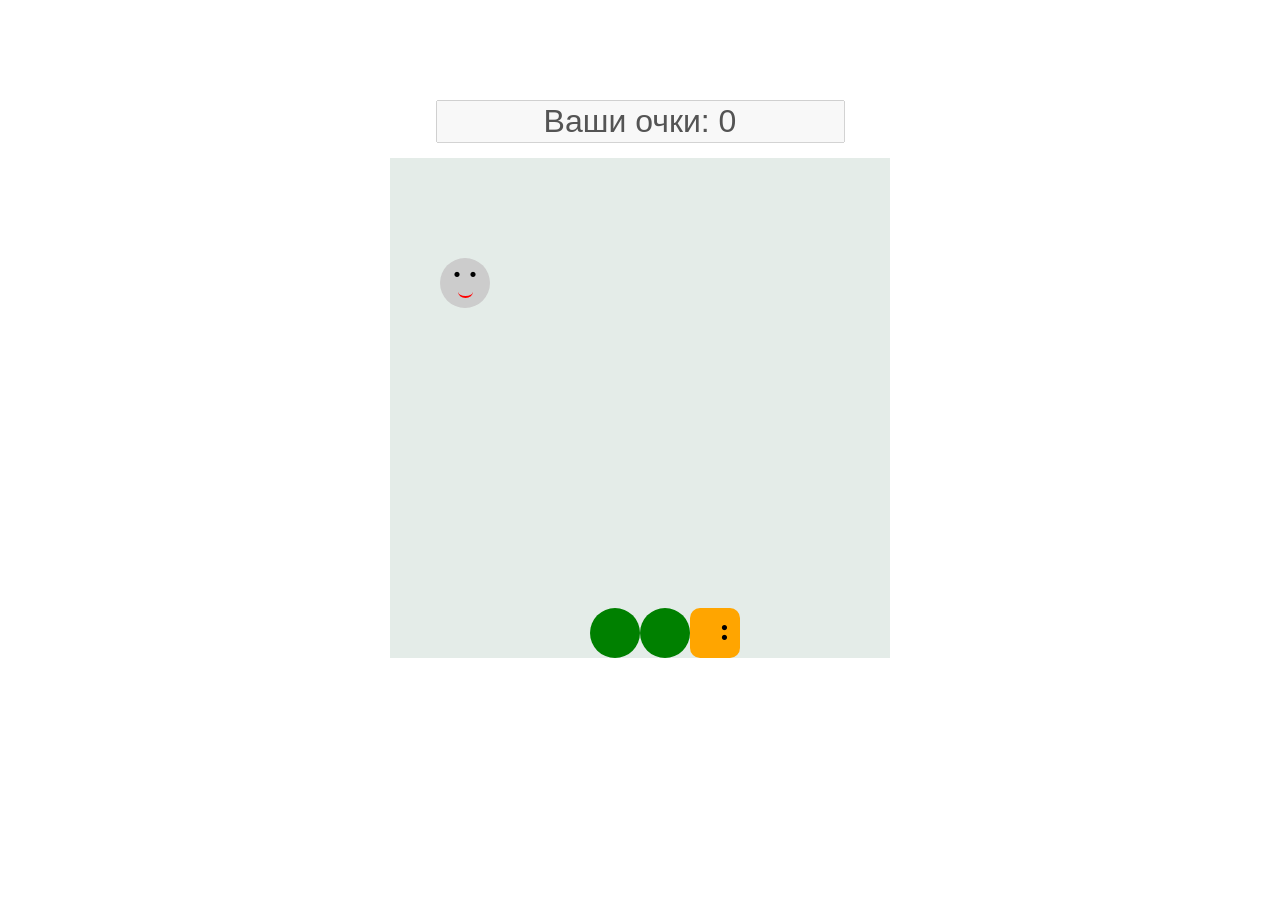
<file: Практика 2/index.html>
<!DOCTYPE html>
<html lang="ru">
<head>
    <meta charset="UTF-8">
    <meta http-equiv="X-UA-Compatible" content="IE=edge">
    <meta name="viewport" content="width=device-width, initial-scale=1.0">
    <link rel="stylesheet" href="style.css">
    <title>Змейка</title>
</head>
<body>

</body>
<script src="script.js"></script>
</html>
</file>
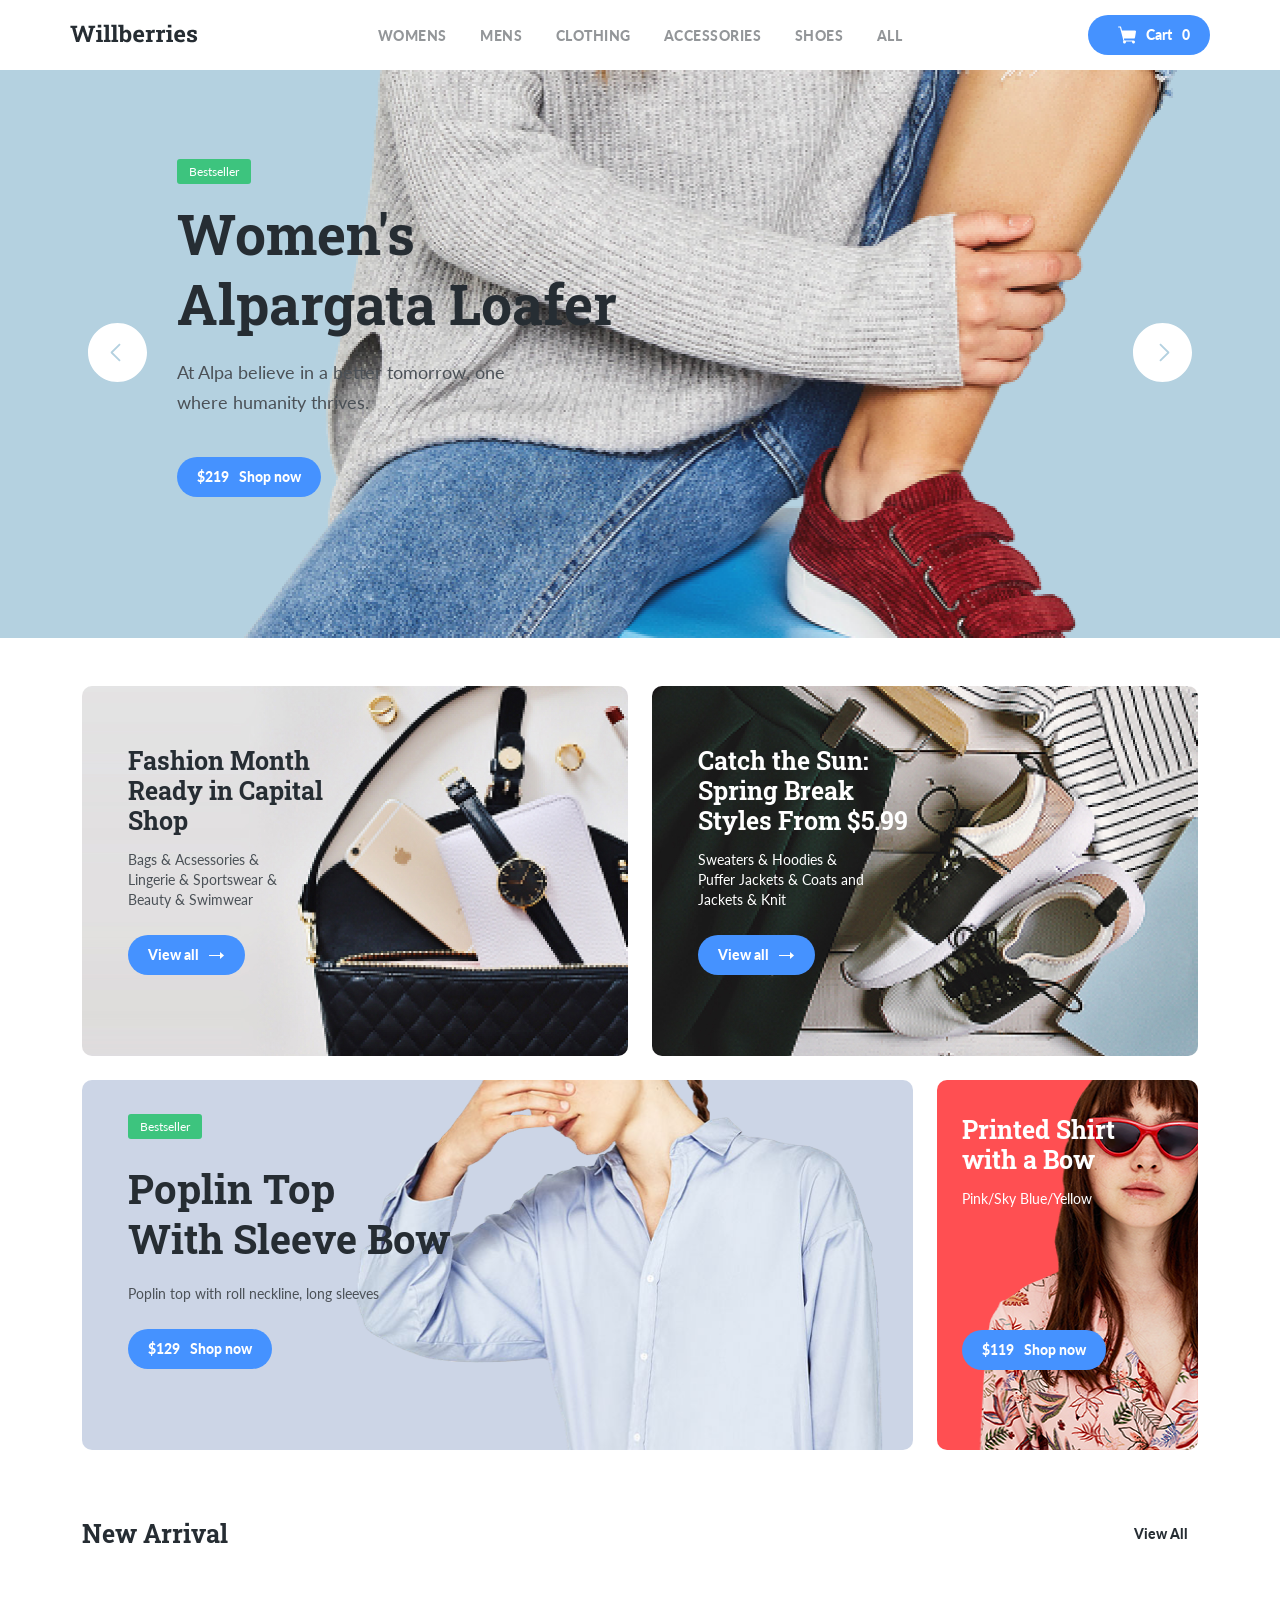
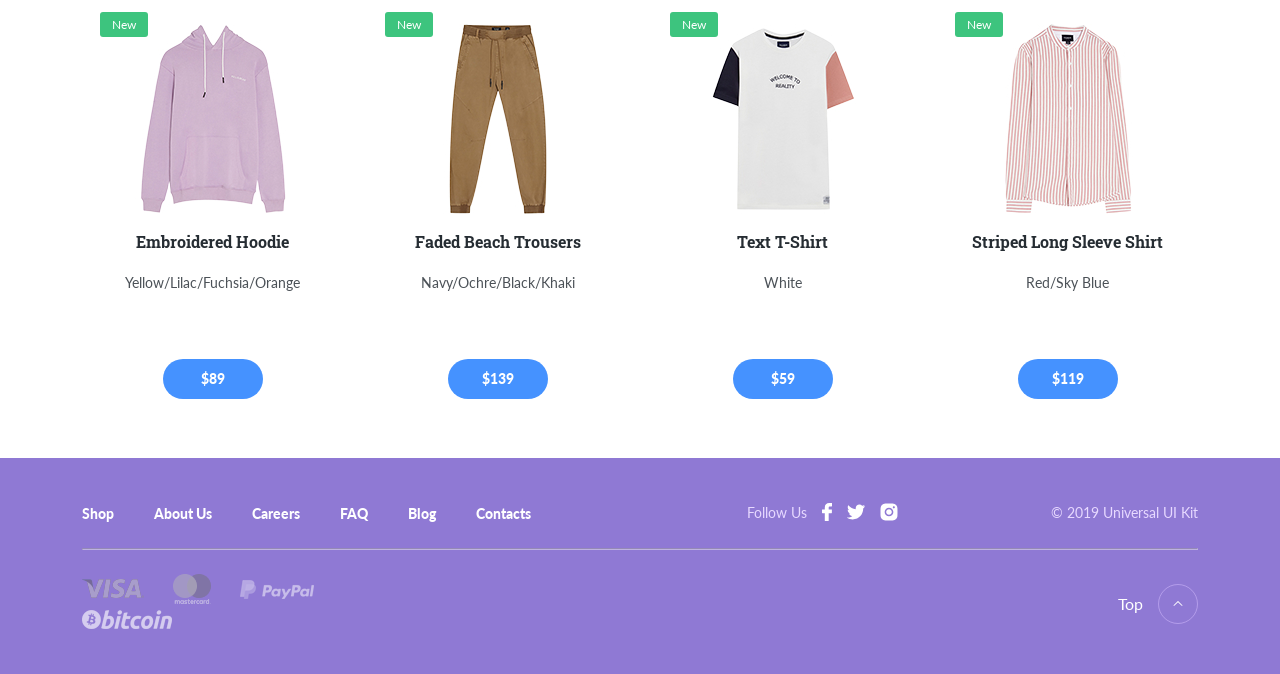
<file: Практика 3/index.html>
<!DOCTYPE html>
<html lang="en">
<head>
	<meta charset="UTF-8">
	<meta name="viewport" content="width=device-width, initial-scale=1.0">
	<title>Willberries</title>
	<link rel="preconnect" href="https://fonts.gstatic.com">
	<link rel="apple-touch-icon" sizes="180x180" href="favicon/apple-touch-icon.png">
	<link rel="icon" type="image/png" sizes="32x32" href="favicon/favicon-32x32.png">
	<link rel="icon" type="image/png" sizes="16x16" href="favicon/favicon-16x16.png">
	<link rel="mask-icon" href="favicon/safari-pinned-tab.svg" color="#5bbad5">
	<meta name="msapplication-TileColor" content="#da532c">
	<meta name="theme-color" content="#ffffff">
	<link href="https://fonts.googleapis.com/css2?family=Lato:wght@400;900&display=swap" rel="stylesheet">
	<link href="https://fonts.googleapis.com/css2?family=Roboto+Slab:wght@700&display=swap" rel="stylesheet">
	<link rel="stylesheet" href="css/bootstrap-grid.min.css">
	<link rel="stylesheet" href="css/swiper-bundle.min.css"/>
	<link rel="stylesheet" href="css/style.css">
</head>
<!-- class="show-goods" -->
<body id="body">
	<header class="container header px-4 px-md-0">
		<div class="row justify-content-between align-items-center">
			<div class="col-lg-2 col-6">
				<a href="#" class="logo-link">
					<img width="128" src="img/logo.svg" alt="logo: Willberries" class="logo-image">
				</a>
			</div>
			<div class="col-lg-6 d-none d-lg-block">
				<nav>
					<ul class="navigation d-flex justify-content-around">
						<li class="navigation-item">
							<a href="#" class="navigation-link" data-field="gender">Womens</a>
						</li>
						<li class="navigation-item">
							<a href="#" class="navigation-link" data-field="gender">Mens</a>
						</li>
						<li class="navigation-item">
							<a href="#" class="navigation-link" data-field="category">Clothing</a>
						</li>
						<li class="navigation-item">
							<a href="#" class="navigation-link" data-field="category">Accessories</a>
						</li>
						<li class="navigation-item">
							<a href="#" class="navigation-link" data-field="category">Shoes</a>
						</li>
						<li class="navigation-item">
							<a href="#" class="navigation-link" >All</a>
						</li>

					</ul>
				</nav>
			</div>
			<div class="col-lg-2 col-6 d-flex justify-content-end">
				<button class="button button-cart">
					<img class="button-icon" src="img/cart.svg" alt="icon: cart">
					<span class="button-text">Cart</span>
					<span class="button-text cart-count">0</span>
				</button>
			</div>
		</div>
		<!-- /.row -->
	</header>
	<section class="slider swiper-container">
		<div class="swiper-wrapper">
			<section class="slide slide-1 swiper-slide">
				<div class="container">
					<div class="row">
						<div class="col-lg-4 col-10 offset-lg-1">
							<span class="label">Bestseller</span>
							<h2 class="slide-title">Women's Alpargata Loafer</h2>
							<p class="slide-description">At Alpa believe in a better tomorrow, one where humanity thrives.</p>
							<button class="button add-to-cart" data-id="003">
								<span class="button-price">$219</span>
								<span class="button-text">Shop now</span>
							</button>
						</div>
						<!-- /.col-4 offset-lg-1 -->
					</div>
					<!-- /.row -->
				</div>
				<!-- /.container -->
			</section>
			<section class="slide slide-1 swiper-slide">
				<div class="container">
					<div class="row">
						<div class="col-lg-4 col-10 offset-lg-1">
							<span class="label">New</span>
							<h2 class="slide-title">Text T-Shirt</h2>
							<p class="slide-description">Women’s pearl basic knit sweater with a round neck. Available in several colours. Free shipping to stores.</p>
							<button class="button add-to-cart" data-id="004">
								<span class="button-price">$119</span>
								<span class="button-text">Shop now</span>
							</button>
						</div>
						<!-- /.col-4 offset-lg-1 -->
					</div>
					<!-- /.row -->
				</div>
				<!-- /.container -->
			</section>
			<section class="slide slide-1 swiper-slide">
				<div class="container">
					<div class="row">
						<div class="col-lg-4 col-10 offset-lg-1">
							<span class="label">Bestseller</span>
							<h2 class="slide-title">Sweater Choker Neck</h2>
							<p class="slide-description">Women’s pearl basic knit sweater with a round neck. Available in several colours. Free shipping to stores.</p>
							<button class="button add-to-cart" data-id="005">
								<span class="button-price">$319</span>
								<span class="button-text">Shop now</span>
							</button>
						</div>
						<!-- /.col-4 offset-lg-1 -->
					</div>
					<!-- /.row -->
				</div>
				<!-- /.container -->
			</section>
		</div>
		<!-- /.swiper-wrapper -->
		<div class="slider-nav">
			<div class="container">
				<div class="row justify-content-between">
					<div class="col-1">
						<button class="slider-button slider-button-prev">
							<img src="img/arrow-prev.svg" alt="icon: arrow-prev">
						</button>
					</div>
					<!-- /.col-1 -->
					<div class="col-1">
						<button class="slider-button slider-button-next">
							<img src="img/arrow-next.svg" alt="icon: arrow-prev">
						</button>
					</div>
					<!-- /.col-1 -->
				</div>
				<!-- /.row -->
			</div>
			<!-- /.container -->
		</div>
		<!-- /.slider-nav -->
	</section>
	<!-- /.slider -->
	<section class="special-offers container pt-5 pb-4">
		<div class="row mb-4">
			<div class="col-xl-6">
				<div class="card card-1 mb-4">
					<h3 class="card-title">Fashion Month Ready in Capital Shop</h3>
					<p class="card-text">Bags & Acsessories & Lingerie & Sportswear & Beauty & Swimwear</p>
					<button class="button">
						<span class="button-text">View all</span>
						<img src="img/arrow.svg" alt="icon: arrow" class="button-icon">
					</button>
				</div>
				<!-- /.card -->
			</div>
			<!-- /.col-6 -->
			<div class="col-xl-6">
				<div class="card card-2 mb-4">
					<h3 class="card-title text-light">Catch the Sun: Spring Break Styles From $5.99</h3>
					<p class="card-text text-light">Sweaters & Hoodies & Puffer Jackets & Coats and Jackets & Knit</p>
					<button class="button">
						<span class="button-text">View all</span>
						<img src="img/arrow.svg" alt="icon: arrow" class="button-icon">
					</button>
				</div>
				<!-- /.card -->
			</div>
			<!-- /.col-6 -->
			<div class="col-xl-9 col-lg-6 mb-4">
				<div class="card card-3">
					<span class="label">Bestseller</span>
					<h3 class="card-title large">Poplin Top <br>With Sleeve Bow</h3>
					<p class="card-text large">Poplin top with roll neckline, long sleeves</p>
					<button class="button add-to-cart" data-id="002">
						<span class="button-price">$129</span>
						<span class="button-text">Shop now</span>
					</button>
				</div>
				<!-- /.card -->
			</div>
			<!-- /.col-9 -->
			<div class="col-xl-3 col-lg-6">
				<div class="card card-4">
					<h3 class="card-title text-light mw-160">Printed Shirt with a Bow</h3>
					<p class="card-text text-light">Pink/Sky Blue/Yellow</p>
					<button class="button add-to-cart button-four" data-id="009">
						<span class="button-price">$119</span>
						<span class="button-text">Shop now</span>
					</button>
				</div>
				<!-- /.card -->
			</div>
			<!-- /.col-3 -->
		</div>
		<!-- /.row -->
		<div class="row align-items-center mb-4">
			<div class="col-9">
				<h2 class="section-title">New Arrival</h2>
			</div>
			<!-- /.col-9 -->
			<div class="col-3 d-flex justify-content-end">
				<a href="#" class="more">View All</a>
			</div>
			<!-- /.col-3 -->
		</div>
		<!-- /.row -->
		<div class="short-goods row">
			<div class="col-lg-3 col-sm-6">
				<div class="goods-card">
					<span class="label">New</span>
					<!-- /.label --><img src="img/image-119.jpg" alt="image: Hoodie" class="goods-image">
					<h3 class="goods-title">Embroidered Hoodie</h3>
					<!-- /.goods-title -->
					<p class="goods-description">Yellow/Lilac/Fuchsia/Orange</p>
					<!-- /.goods-description -->
					<!-- /.goods-price -->
					<button class="button goods-card-btn add-to-cart" data-id="012">
						<span class="button-price">$89</span>
					</button>
				</div>
				<!-- /.goods-card -->
			</div>
			<!-- /.col-3 -->
			<div class="col-lg-3 col-sm-6">
				<div class="goods-card">
					<span class="label">New</span>
					<!-- /.label --><img src="img/image-120.jpg" alt="image: Faded Beach Trousers" class="goods-image">
					<h3 class="goods-title">Faded Beach Trousers</h3>
					<!-- /.goods-title -->
					<p class="goods-description">Navy/Ochre/Black/Khaki</p>
					<!-- /.goods-description -->
					<button class="button goods-card-btn add-to-cart" data-id="011">
						<span class="button-price">$139</span>
					</button>
					<!-- /.goods-price -->
				</div>
				<!-- /.goods-card -->
			</div>
			<!-- /.col-3 -->
			<div class="col-lg-3 col-sm-6">
				<div class="goods-card">
					<span class="label">New</span>
					<!-- /.label --><img src="img/image-121.jpg" alt="image: Text T-Shirt" class="goods-image">
					<h3 class="goods-title">Text T-Shirt</h3>
					<!-- /.goods-title -->
					<p class="goods-description">White</p>
					<!-- /.goods-description -->
					<button class="button goods-card-btn add-to-cart" data-id="010">
						<span class="button-price">$59</span>
					</button>
					<!-- /.goods-price -->
				</div>
				<!-- /.goods-card -->
			</div>
			<!-- /.col-3 -->
			<div class="col-lg-3 col-sm-6">
				<div class="goods-card">
					<span class="label">New</span>
					<!-- /.label --><img src="img/image-122.jpg" alt="image: Striped Long Sleeve Shirt" class="goods-image">
					<h3 class="goods-title">Striped Long Sleeve Shirt</h3>
					<!-- /.goods-title -->
					<p class="goods-description">Red/Sky Blue</p>
					<!-- /.goods-description -->
					<button class="button goods-card-btn add-to-cart" data-id="001">
						<span class="button-price">$119</span>
					</button>
					<!-- /.goods-price -->
				</div>
				<!-- /.goods-card -->
			</div>
			<!-- /.col-3 -->
		</div>
		<!-- /.row -->
	</section>
	<!-- /.container -->
	<section class="long-goods">
		<div class="container">
			<div class="row align-items-center mb-4">
				<div class="col-12">
					<h2 class="section-title">Category</h2>
				</div>
				<!-- /.col-12 -->
			</div>
			<div class="row long-goods-list">
				<div class="col-lg-3 col-sm-6">
					<div class="goods-card">
						<span class="label">New</span>
						<!-- /.label --><img src="img/image-119.jpg" alt="image: Hoodie" class="goods-image">
						<h3 class="goods-title">Embroidered Hoodie</h3>
						<!-- /.goods-title -->
						<p class="goods-description">Yellow/Lilac/Fuchsia/Orange</p>
						<!-- /.goods-description -->
						<!-- /.goods-price -->
						<button class="button goods-card-btn add-to-cart" data-id="007">
							<span class="button-price">$89</span>
						</button>
					</div>
					<!-- /.goods-card -->
				</div>
				<!-- /.col-3 -->
				<div class="col-lg-3 col-sm-6">
					<div class="goods-card">
						<span class="label">New</span>
						<!-- /.label --><img src="img/image-120.jpg" alt="image: Faded Beach Trousers" class="goods-image">
						<h3 class="goods-title">Faded Beach Trousers</h3>
						<!-- /.goods-title -->
						<p class="goods-description">Navy/Ochre/Black/Khaki</p>
						<!-- /.goods-description -->
						<button class="button goods-card-btn add-to-cart" data-id="007">
							<span class="button-price">$139</span>
						</button>
						<!-- /.goods-price -->
					</div>
					<!-- /.goods-card -->
				</div>
				<!-- /.col-3 -->
				<div class="col-lg-3 col-sm-6">
					<div class="goods-card">
						<span class="label">New</span>
						<!-- /.label --><img src="img/image-121.jpg" alt="image: Text T-Shirt" class="goods-image">
						<h3 class="goods-title">Text T-Shirt</h3>
						<!-- /.goods-title -->
						<p class="goods-description">White</p>
						<!-- /.goods-description -->
						<button class="button goods-card-btn add-to-cart" data-id="007">
							<span class="button-price">$59</span>
						</button>
						<!-- /.goods-price -->
					</div>
					<!-- /.goods-card -->
				</div>
				<!-- /.col-3 -->
				<div class="col-lg-3 col-sm-6">
					<div class="goods-card">
						<span class="label">New</span>
						<!-- /.label --><img src="img/image-122.jpg" alt="image: Striped Long Sleeve Shirt" class="goods-image">
						<h3 class="goods-title">Striped Long Sleeve Shirt</h3>
						<!-- /.goods-title -->
						<p class="goods-description">Red/Sky Blue</p>
						<!-- /.goods-description -->
						<button class="button goods-card-btn add-to-cart" data-id="001">
							<span class="button-price">$119</span>
						</button>
						<!-- /.goods-price -->
					</div>
					<!-- /.goods-card -->
				</div>
				<!-- /.col-3 -->
				<div class="col-lg-3 col-sm-6">
					<div class="goods-card">
						<span class="label">New</span>
						<!-- /.label --><img src="img/image-119.jpg" alt="image: Hoodie" class="goods-image">
						<h3 class="goods-title">Embroidered Hoodie</h3>
						<!-- /.goods-title -->
						<p class="goods-description">Yellow/Lilac/Fuchsia/Orange</p>
						<!-- /.goods-description -->
						<!-- /.goods-price -->
						<button class="button goods-card-btn add-to-cart" data-id="007">
							<span class="button-price">$89</span>
						</button>
					</div>
					<!-- /.goods-card -->
				</div>
				<!-- /.col-3 -->
				<div class="col-lg-3 col-sm-6">
					<div class="goods-card">
						<span class="label">New</span>
						<!-- /.label --><img src="img/image-120.jpg" alt="image: Faded Beach Trousers" class="goods-image">
						<h3 class="goods-title">Faded Beach Trousers</h3>
						<!-- /.goods-title -->
						<p class="goods-description">Navy/Ochre/Black/Khaki</p>
						<!-- /.goods-description -->
						<button class="button goods-card-btn add-to-cart" data-id="007">
							<span class="button-price">$139</span>
						</button>
						<!-- /.goods-price -->
					</div>
					<!-- /.goods-card -->
				</div>
				<!-- /.col-3 -->
				<div class="col-lg-3 col-sm-6">
					<div class="goods-card">
						<span class="label">New</span>
						<!-- /.label --><img src="img/image-121.jpg" alt="image: Text T-Shirt" class="goods-image">
						<h3 class="goods-title">Text T-Shirt</h3>
						<!-- /.goods-title -->
						<p class="goods-description">White</p>
						<!-- /.goods-description -->
						<button class="button goods-card-btn add-to-cart" data-id="007">
							<span class="button-price">$59</span>
						</button>
						<!-- /.goods-price -->
					</div>
					<!-- /.goods-card -->
				</div>
				<!-- /.col-3 -->
				<div class="col-lg-3 col-sm-6">
					<div class="goods-card">
						<span class="label">New</span>
						<!-- /.label --><img src="img/image-122.jpg" alt="image: Striped Long Sleeve Shirt" class="goods-image">
						<h3 class="goods-title">Striped Long Sleeve Shirt</h3>
						<!-- /.goods-title -->
						<p class="goods-description">Red/Sky Blue</p>
						<!-- /.goods-description -->
						<button class="button goods-card-btn add-to-cart" data-id="001">
							<span class="button-price">$119</span>
						</button>
						<!-- /.goods-price -->
					</div>
					<!-- /.goods-card -->
				</div>
				<!-- /.col-3 -->
				<div class="col-lg-3 col-sm-6">
					<div class="goods-card">
						<span class="label">New</span>
						<!-- /.label --><img src="img/image-119.jpg" alt="image: Hoodie" class="goods-image">
						<h3 class="goods-title">Embroidered Hoodie</h3>
						<!-- /.goods-title -->
						<p class="goods-description">Yellow/Lilac/Fuchsia/Orange</p>
						<!-- /.goods-description -->
						<!-- /.goods-price -->
						<button class="button goods-card-btn add-to-cart" data-id="007">
							<span class="button-price">$89</span>
						</button>
					</div>
					<!-- /.goods-card -->
				</div>
				<!-- /.col-3 -->
				<div class="col-lg-3 col-sm-6">
					<div class="goods-card">
						<span class="label">New</span>
						<!-- /.label --><img src="img/image-120.jpg" alt="image: Faded Beach Trousers" class="goods-image">
						<h3 class="goods-title">Faded Beach Trousers</h3>
						<!-- /.goods-title -->
						<p class="goods-description">Navy/Ochre/Black/Khaki</p>
						<!-- /.goods-description -->
						<button class="button goods-card-btn add-to-cart" data-id="007">
							<span class="button-price">$139</span>
						</button>
						<!-- /.goods-price -->
					</div>
					<!-- /.goods-card -->
				</div>
				<!-- /.col-3 -->
				<div class="col-lg-3 col-sm-6">
					<div class="goods-card">
						<span class="label">New</span>
						<!-- /.label --><img src="img/image-121.jpg" alt="image: Text T-Shirt" class="goods-image">
						<h3 class="goods-title">Text T-Shirt</h3>
						<!-- /.goods-title -->
						<p class="goods-description">White</p>
						<!-- /.goods-description -->
						<button class="button goods-card-btn add-to-cart" data-id="007">
							<span class="button-price">$59</span>
						</button>
						<!-- /.goods-price -->
					</div>
					<!-- /.goods-card -->
				</div>
				<!-- /.col-3 -->
				<div class="col-lg-3 col-sm-6">
					<div class="goods-card">
						<span class="label">New</span>
						<!-- /.label --><img src="img/image-122.jpg" alt="image: Striped Long Sleeve Shirt" class="goods-image">
						<h3 class="goods-title">Striped Long Sleeve Shirt</h3>
						<!-- /.goods-title -->
						<p class="goods-description">Red/Sky Blue</p>
						<!-- /.goods-description -->
						<button class="button goods-card-btn add-to-cart" data-id="001">
							<span class="button-price">$119</span>
						</button>
						<!-- /.goods-price -->
					</div>
					<!-- /.goods-card -->
				</div>
				<!-- /.col-3 -->
			</div>
		</div>

	</section>
	<footer class="footer">
		<div class="container">
			<div class="row">
				<div class="col-xl-7 mb-4 mb-xl-0">
					<nav>
						<ul class="footer-menu d-sm-flex">
							<li class="footer-menu-item"><a href="#" class="footer-menu-link">Shop</a></li>
							<li class="footer-menu-item"><a href="#" class="footer-menu-link">About Us</a></li>
							<li class="footer-menu-item"><a href="#" class="footer-menu-link">Careers</a></li>
							<li class="footer-menu-item"><a href="#" class="footer-menu-link">FAQ </a></li>
							<li class="footer-menu-item"><a href="#" class="footer-menu-link">Blog</a></li>
							<li class="footer-menu-item"><a href="#" class="footer-menu-link">Contacts</a></li>
						</ul>
					</nav>
				</div>
				<!-- /.col-7 -->
				<div class="col-lg-3 d-flex align-items-center">
					<span class="footer-text">Follow Us</span>
					<span class="footer-social d-inline-flex align-items-center">
            <a href="#" class="social-link">
              <img src="img/Facebook.svg" alt="Facebook">
            </a>
            <a href="#" class="social-link">
              <img src="img/Twitter.svg" alt="Twitter">
            </a>
            <a href="#" class="social-link">
              <img src="img/Instagram.svg" alt="Instagram">
            </a>
          </span>
				</div>
				<!-- /.col-3 -->
				<div class="col-xl-2 col-lg-3 d-flex justify-content-lg-end mt-4 mt-lg-0">
					<span class="footer-text">© 2019 Universal UI Kit</span>
				</div>
				<!-- /.col-2 -->
			</div>
			<!-- /.row -->
			<hr class="footer-line mt-4 mb-4">
			<div class="row justify-content-between">
				<div class="col-lg-4 col-sm-9">
					<img class="payment-logo" src="img/visa.png" alt="visa logo">
					<img class="payment-logo" src="img/master-card.png" alt="master card logo">
					<img class="payment-logo" src="img/paypal.png" alt="paypal logo ">
					<img class="payment-logo" src="img/bitcoin.png" alt="bitcoin logo">
				</div>
				<!-- /.col-4 -->
				<div class="col-lg-2 col-sm-1 d-flex justify-content-end">
					<a href="#body" class="scroll-link top-link d-flex align-items-center">
						<span class="top-link-text">Top</span>
						<img src="img/top.svg" alt="icon: arrow top">
					</a>
				</div>
				<!-- /.col-2 -->
			</div>
			<!-- /.row -->
		</div>
		<!-- /.container -->
	</footer>
	<div class="overlay" id="modal-cart">
		<div class="modal">
			<header class="modal-header">
				<h2 class="modal-title">Cart</h2>
				<button class="modal-close">x</button>
			</header>
			<table class="cart-table">
				<colgroup>
					<col class="col-goods">
					<col class="col-price">
					<col class="col-minus">
					<col class="col-qty">
					<col class="col-plus">
					<col class="col-total-price">
					<col class="col-delete">
				</colgroup>
				<thead>
				<tr>
					<th>Good(s)</th>
					<th>Price</th>
					<th colspan="3">Qty.</th>
					<th colspan="2">Total</th>
				</tr>
				</thead>
				<tbody class="cart-table__goods">
				



				</tbody>
				<tfoot>
				<tr>
					<th colspan="5">Total:</th>
					<th class="card-table__total" colspan="2"></th>
				</tr>

				</tfoot>
			</table>
			<form class="modal-form" action="">
				<input class="modal-input" type="text" placeholder="Имя" name="nameCustomer">
				<input class="modal-input" type="text" placeholder="Телефон" name="phoneCustomer">
				<button class="button cart-buy">
					<span class="button-text">Checkout</span>
				</button>
			</form>
		</div>
	</div>
	<script src="js/swiper-bundle.min.js"></script>
	<script src="js/main.js"></script>
</body>
</html>
</file>
<file: Практика 2/style.css>
* {
    box-sizing: border-box;
}

body {
    display: flex;
    flex-direction: column;
    align-items:center;
    row-gap: 15px;
    margin: 100px;
}

.field {
    width: 500px;
    height: 500px;
    display: flex;
    flex-wrap: wrap;
    background: #e4ece8;
}

.excel {
    width: 50px;
    height: 50px;
    padding: 5px;
}

.snake-body {
    background: green;
    border-radius: 50%;
}

.snake-head {
    background: orange;
    border-radius: 20%;
    position: relative;
}

.snake-head::before {
    content: ":";
    position: absolute;
    font-size: 2rem;
    font-weight: bold;
    line-height: 1;
    right: 10px;
}

.mouse {
    background: #ccc;
    border-radius: 50%;
    position: relative;
}

.mouse::before {
    content: ". .";
    position: absolute;
    font-size: 2rem;
    line-height: 0.5;
    font-weight: bold;
    top: 0;
    width: 80%;
    text-align: center;
}

.mouse::after {
    content: '';
    height: 10px;
    width: 30%;
    border-radius: 50%;
    border-bottom: 2px solid red;
    position: absolute;
    bottom: 10px;
    left: 35%;
}

input {
    font-size: 2rem;
    text-align: center;
}
</file>
<file: Практика 3/css/style.css>
* {
    box-sizing: border-box;
}

body {
    margin: 0;
    font-family: 'Lato', sans-serif;
}

img {
    max-width: 100%;
    height: auto;
}

.header {
    padding: 15px 0;
}

.navigation {
    list-style: none;
    padding: 0;
    margin: 0;
}

.navigation-link {
    text-decoration: none;
    text-transform: uppercase;
    color: #939699;
    font-family: 'Lato', sans-serif;
    font-style: normal;
    font-weight: 900;
    font-size: 14px;
    line-height: 20px;
    letter-spacing: 0.5px;
}

button {
    cursor: pointer;
}

.button {
    padding: 10px 20px;
    background: #4592FF;
    border-radius: 20px;
    border: none;
    color: #fff;
    font-family: 'Lato',
    sans-serif;
    font-style: normal;
    font-weight: 900;
    font-size: 14px;
    line-height: 20px;
    display: flex;
    align-items: center;
}

.button-icon, .button-price {
    margin-right: 10px;
    
}

.button-icon {
    margin-left: 10px;
}

.button-icon:last-child {
    margin-right: 0;
    
}

.cart-count {
    margin-left: 10px;
}

.show-goods .slider,
.show-goods .special-offers {
    display: none;
}

.long-goods {
    display: none;
}

.show-goods .long-goods {
    display: block;
}

.slide {
    padding-top: 90px;
    padding-bottom: 110px;
    min-height: 568px;
}

.slide-1 {
    background: #B4D1E0 url('../img/slide-image-1.png') no-repeat top right 30%;
}

.slide-2 {
    background: #b9e0b4 url('../img/slide-image-1.png') no-repeat top right 30%;
}

.label {
    background-color: #3DC47E;
    border-radius: 3px;
    padding: 5px 12px;
    color: #fff;
    font-size: 12px;
    line-height: 15px;
}

.slide-title {
    color: #262D33;
    font-size: 55px;
    line-height: 70px;
    font-family: 'Roboto Slab',
    serif;
    margin-top: 20px;
    margin-bottom: 15px;
}

.slide-description {
    font-size: 18px;
    line-height: 30px;
    color: #4B5157;
    max-width: 335px;
    margin-bottom: 40px;
}

.slider {
    position: relative;
}

.slider-nav {
    position: absolute;
    top: 50%;
    width: 100%;
    transform: translateY(-50%);
    z-index: 9;
}

.slider-button {
    background-color: transparent;
    border: none;
    cursor: pointer;
}

.card {
    min-height: 370px;
    border-radius: 10px;
    padding-top: 60px;
    padding-left: 46px;
    padding-right: 46px;
    padding-bottom: 80px;
}

.card-1 {
    background: #E3E2E3 url('../img/card-image-1.jpg') no-repeat top right;
    background-size: cover;
}

.card-2 {
    background: #000 url('../img/card-image-2.jpg') no-repeat top right;
    background-size: cover;
}

.card-3 {
    padding-top: 35px;
    background: #CCD5E6 url('../img/card-image-3.png') no-repeat top right 10%;
    background-size: contain;
}

.card-4 {
    display: flex;
    flex-direction: column;
    align-items: flex-start;
    padding-top: 35px;
    padding-left: 25px;
    background: #FF4F52 url('../img/card-image-4.png') no-repeat top right;
    background-size: contain;
}

.goods-card-btn {
    display: block;
    width: 100px;
    margin: auto auto 0;
}

.goods-card-btn .button-price{
    margin: 0;
}

.card-title {
    color: #262D33;
    font-size: 25px;
    line-height: 30px;
    font-family: 'Roboto Slab',
    serif;
    max-width: 222px;
    margin: 0;
}

.card-title.large {
    max-width: 420px;
    font-size: 40px;
    line-height: 50px;
    margin-top: 30px;
    margin-bottom: 20px;
}

.card-text {
    max-width: 176px;
    color: #4B5157;
    font-size: 14px;
    line-height: 20px;
    margin-bottom: 25px;
}

.card-text.large {
    max-width: 320px;

}

.card-price {
    color: #ffffff;
    font-size: 14px;
    line-height: 20px;
    font-weight: 900;
}

.text-light {
    color: #fff
}

.section-title {
    font-family: 'Roboto Slab',
    serif;
    font-size: 25px;
    line-height: 30px;
    color: #262D33;
}

.more {
    text-decoration: none;
    color: #262D33;
    font-weight: 900;
    font-size: 14px;
    line-height: 20px;
    padding: 10px;
}

.goods-card {
    display: flex;
    flex-direction: column;
    position: relative;
    text-align: center;
    padding: 30px 35px 35px;
    min-height: 440px;
}

.goods-card .label {
    position: absolute;
    left: 18px;
    top: 18px;
}

.goods-title {
    margin-top: 15px;
    margin-bottom: 5px;
    color: #262D33;
    font-size: 16px;
    line-height: 25px;
    font-family: 'Roboto Slab',
    serif;
}

.goods-image {
    object-fit: contain;
    height: 190px;
}

.goods-description {
    color: #4B5157;
    font-size: 14px;
    line-height: 20px;
}

.goods-price {
    color: #262D33;
    margin-top: 30px;
    font-size: 18px;
    line-height: 30px;
    font-weight: 900;
}

.button-four {
    margin-top: auto;
}

.footer-menu {
    list-style-type: none;
    margin: 0;
    padding: 0;
}

.footer {
    background: #8F79D4;
    padding-top: 45px;
    padding-bottom: 40px;
    color: #fff;
}

.footer-menu-item:not(:last-child) {
    margin-right: 40px;
}

.footer-menu-link {
    color: #fff;
    text-decoration: none;
    font-weight: 900;
    font-size: 14px;
    line-height: 20px;
}

.social-link {
    text-decoration: none;
    margin-left: 15px;
}

.footer-text {
    color: #E7D9FF;
    font-size: 14px;
    line-height: 20px;
}

.footer-line {
    opacity: 0.5;
}

.top-link {
    text-decoration: none;
    color: #fff;
}

.top-link-text {
    margin-right: 15px;
}

.payment-logo {
    vertical-align: middle;
    margin-right: 25px;
}

.overlay {
    display: none;
    justify-content: center;
    align-items: center;
    position: fixed;
    top: 0;
    bottom: 0;
    left: 0;
    right: 0;
    z-index: 999;
    background-color: rgba(0,0,0,0.3);
}

.overlay.show {
    display: flex;
}

.modal {
    background-color: #e0e0ff;
    min-width: 600px;
    max-height: 400px;
    padding: 30px;
    overflow: scroll;
    position: relative;
}

.modal-header{
    display: flex;
    justify-content: space-between;
}

.modal-title {
    margin-top: 0;
    margin-bottom: 15px;
}

.modal-close {
    position: absolute;
    background-color: transparent;
    right: 15px;
    top: 15px;
    font-size: 24px;
    border: none;
}

.modal-form {
    display: flex;
    justify-content: space-between;
    flex-wrap: wrap;
}

.modal-input {
    margin-right: 30px;
    height: 40px;
    padding: 10px;
    border-radius: 20px;
    border-style: none;
    margin-bottom: 30px;
}

.cart-table {
    border-collapse: collapse;
    min-width: 540px;
    margin-bottom: 15px;
}

.cart-table th,
.cart-table td{
    text-align: left;
    border: 1px solid black
}

.cart-buy{
    background-color: #28a745;
    border-color: #28a745;
    display: block;
    margin-left: auto;
    height: 40px;
}


.mw-160 {
    max-width: 160px;
}


.col-price {
    width: 100px;
}

.col-minus {
    width: 15px;
}

.col-qty {
    width: 15px;
}

.col-plus {
    width: 15px;
}

.col-total-price {
    width: 120px;
}

.col-delete {
    width: 5px;
}


@media (max-width: 1200px) {
    .slide-1 {
        background-size: cover;
    }

    .card-3 {
        background-size: cover;
    }
}

@media (max-width: 992px) {
    .slider-nav {
        display: none;
    }

    .modal {
        min-width: 400px;
        max-height: 300px;
        padding: 20px;
    }

}

@media (max-width: 576px) {
    .slide-title {
        font-size: 36px;
        line-height: 1.4;
        margin-bottom: 0;
    }

    .card {
        background-position: left top;
    }

    .card-4 {
        background-position: right top;
    }

    .card {
        padding: 30px;
        min-height: 300px;
    }

    .modal {
        min-width: 300px;
        max-height: 400px;
        padding: 20px;
    }

}
</file>
